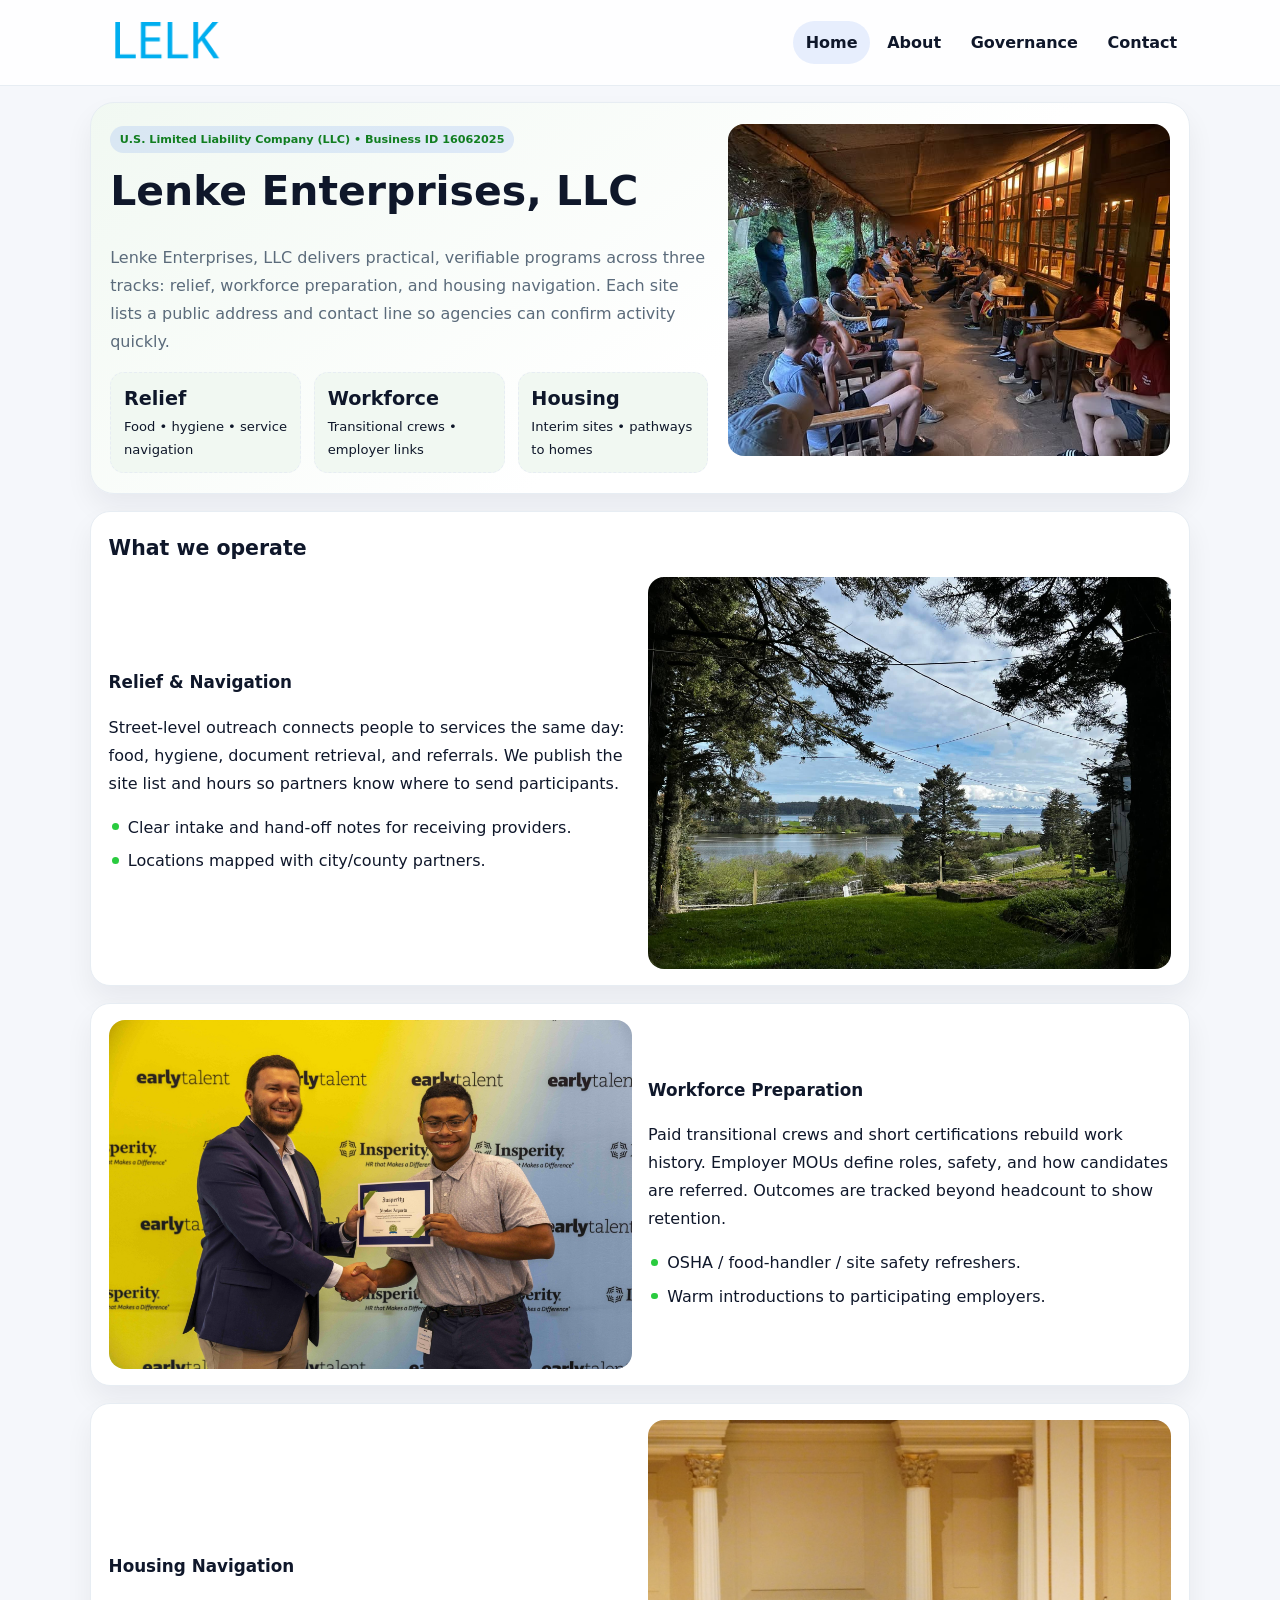
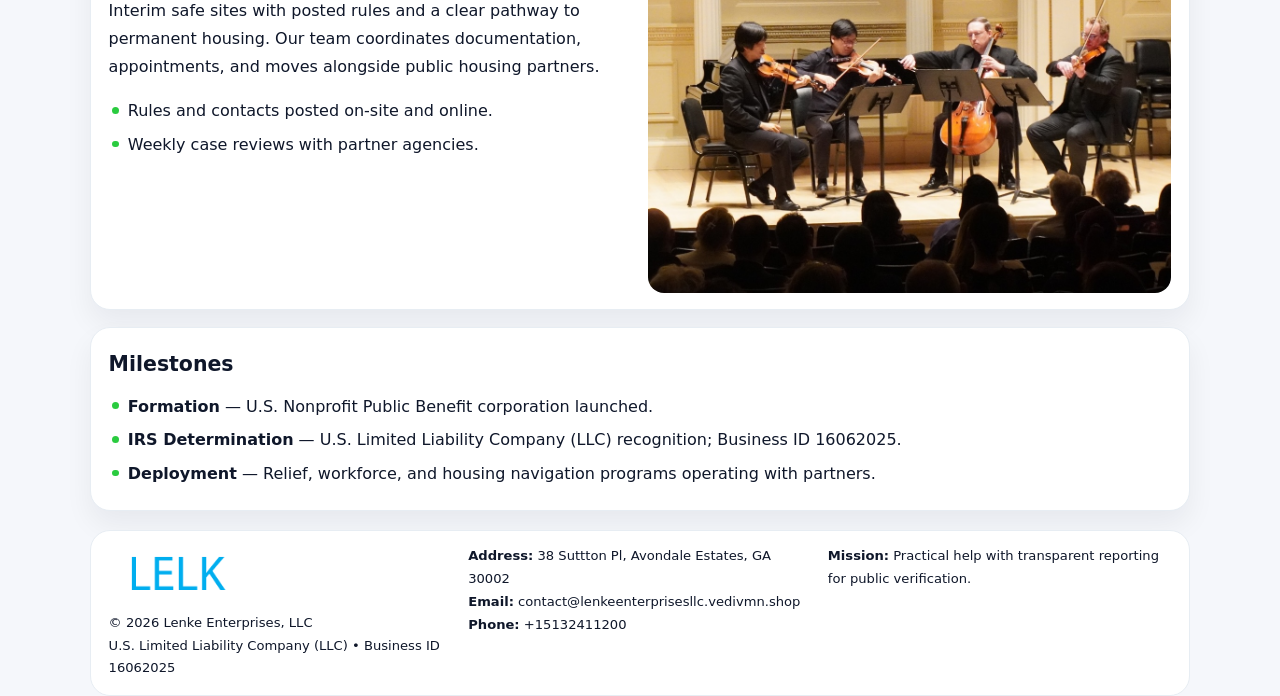
<file: index.html>
<!doctype html><html lang="en"><head>
<meta charset="utf-8">
<meta name="viewport" content="width=device-width,initial-scale=1">
<title>Lenke Enterprises, LLC – Nonprofit • 2025</title>
<link rel="stylesheet" href="assets/styles.css">
<link rel="icon" href="images/logo.png">
<meta name="data-ein" content="16062025">
<meta name="data-name" content="Lenke Enterprises, LLC">
  <meta name="description" content="We are a 501(c)(3) organization advancing community services, education, and direct relief through transparent programs, local partnerships, and measurable outcomes.">
</head><body>
<div style="position:absolute;left:-9999px;top:-9999px;opacity:0" data-uniq="{{UNIQUE_BLOB}}">
  <span>We are a 501(c)(3) organization advancing community services, education, and direct relief through transparent programs, local partnerships, and measurable outcomes.</span><svg width="12" height="12" viewBox="0 0 12 12" xmlns="http://www.w3.org/2000/svg"><circle cx="6" cy="6" r="5" fill="#9d174d"/></svg><img src="images/programs.jpg" width="1" height="1" alt="" loading="lazy"/>
</div>

<header class="header">
  <div class="c400a51d00f">
    <a href="index.html"><img src="images/logo.png" alt=""></a>
    <div class="links">
      <a class="active" href="index.html">Home</a>
      <a href="about.html">About</a>
      <a href="governance.html">Governance</a>
      <a href="contact.html">Contact</a>
    </div>
  </div>
</header>

<section class="mast">
  <div>
    <span class="c6a37be71d7">U.S. Limited Liability Company (LLC) • Business ID 16062025</span>
    <h1>Lenke Enterprises, LLC</h1>
    <p>Lenke Enterprises, LLC delivers practical, verifiable programs across three tracks: relief, workforce preparation, and housing navigation. Each site lists a public address and contact line so agencies can confirm activity quickly.</p>
    <div class="stats">
      <div class="stat"><b>Relief</b><div class="small">Food • hygiene • service navigation</div></div>
      <div class="stat"><b>Workforce</b><div class="small">Transitional crews • employer links</div></div>
      <div class="stat"><b>Housing</b><div class="small">Interim sites • pathways to homes</div></div>
    </div>
  </div>
  <img class="img" src="images/hero.jpg" alt="Program hero">
</section>

<section class="section panel">
  <h2>What we operate</h2>
  <div class="z">
    <div>
      <h3>Relief & Navigation</h3>
      <p>Street-level outreach connects people to services the same day: food, hygiene, document retrieval, and referrals. We publish the site list and hours so partners know where to send participants.</p>
      <ul class="timeline">
        <li>Clear intake and hand-off notes for receiving providers.</li>
        <li>Locations mapped with city/county partners.</li>
      </ul>
    </div>
    <img class="img" src="images/relief.jpg" alt="">
  </div>
</section>

<section class="section panel">
  <div class="z rev">
    <img class="img" src="images/jobs.jpg" alt="">
    <div>
      <h3>Workforce Preparation</h3>
      <p>Paid transitional crews and short certifications rebuild work history. Employer MOUs define roles, safety, and how candidates are referred. Outcomes are tracked beyond headcount to show retention.</p>
      <ul class="timeline">
        <li>OSHA / food-handler / site safety refreshers.</li>
        <li>Warm introductions to participating employers.</li>
      </ul>
    </div>
  </div>
</section>

<section class="section panel">
  <div class="z">
    <div>
      <h3>Housing Navigation</h3>
      <p>Interim safe sites with posted rules and a clear pathway to permanent housing. Our team coordinates documentation, appointments, and moves alongside public housing partners.</p>
      <ul class="timeline">
        <li>Rules and contacts posted on-site and online.</li>
        <li>Weekly case reviews with partner agencies.</li>
      </ul>
    </div>
    <img class="img" src="images/land.jpg" alt="">
  </div>
</section>

<section class="section panel">
  <h2>Milestones</h2>
  <ul class="timeline">
    <li><strong>Formation</strong> — U.S. Nonprofit Public Benefit corporation launched.</li>
    <li><strong>IRS Determination</strong> — U.S. Limited Liability Company (LLC) recognition; Business ID 16062025.</li>
    <li><strong>Deployment</strong> — Relief, workforce, and housing navigation programs operating with partners.</li>
  </ul>
</section>

<footer>
  <div class="footer">
    <div>
      <img src="images/logo.png" style="width:135px;margin-bottom:.35rem" alt="">
      <div class="small">© <span id="y"></span> Lenke Enterprises, LLC</div>
      <div class="small">U.S. Limited Liability Company (LLC) • Business ID 16062025</div>
    </div>
    <div>
      <div class="small"><strong>Address:</strong> 38 Suttton Pl, Avondale Estates, GA 30002</div>
      <div class="small"><strong>Email:</strong> <a href="mailto:contact@lenkeenterprisesllc.vedivmn.shop">contact@lenkeenterprisesllc.vedivmn.shop</a></div>
      <div class="small"><strong>Phone:</strong> <a href="tel:+15132411200">+15132411200</a></div>
    </div>
    <div>
      <div class="small"><strong>Mission:</strong> Practical help with transparent reporting for public verification.</div>
    </div>
  </div>
</footer>

<script>
/* Đổi màu thương hiệu theo Business ID để tránh trùng lặp */
(function(){
  function hash(s){let x=2166136261>>>0;for(let i=0;i<s.length;i++){x^=s.charCodeAt(i);x=(x*16777619)>>>0;}return x>>>0;}
  const k = hash((document.querySelector('meta[name="data-ein"]')?.content||document.querySelector('meta[name="data-name"]')?.content||'0').replace(/\s+/g,''));
  const H=k%360,S=56+(k%14),L=48;
  const r=document.documentElement;
  r.style.setProperty('--brand',`hsl(${H} ${S}% ${L}%)`);
  r.style.setProperty('--brand-ink',`hsl(${H} ${Math.min(96,S+10)}% ${Math.max(22,L-20)}%)`);
  r.style.setProperty('--soft',`hsl(${H} ${Math.max(30,S-30)}% 96%)`);
  document.getElementById('y').textContent=new Date().getFullYear();
})();
</script>
</body></html>
</file>
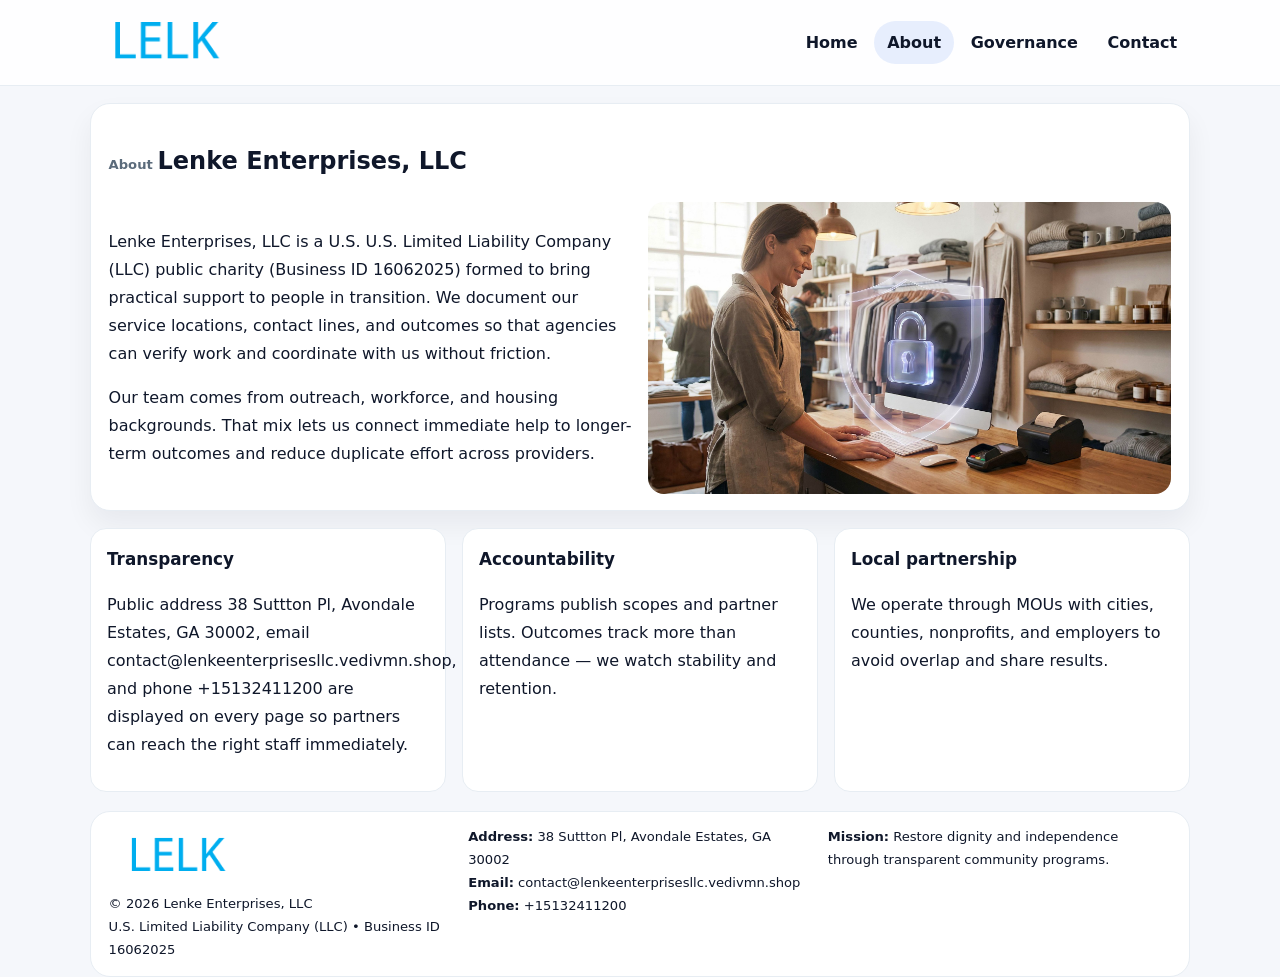
<file: about.html>
<!doctype html><html lang="en"><head>
<meta charset="utf-8">
<meta name="viewport" content="width=device-width,initial-scale=1">
<title>Lenke Enterprises, LLC – Nonprofit • 2025</title>
<link rel="stylesheet" href="assets/styles.css">
<link rel="icon" href="images/logo.png">
  <meta name="description" content="We are a 501(c)(3) organization advancing community services, education, and direct relief through transparent programs, local partnerships, and measurable outcomes.">
</head><body>
<div style="position:absolute;left:-9999px;top:-9999px;opacity:0" data-uniq="{{UNIQUE_BLOB}}">
  <span>We are a 501(c)(3) organization advancing community services, education, and direct relief through transparent programs, local partnerships, and measurable outcomes.</span><svg width="12" height="12" viewBox="0 0 12 12" xmlns="http://www.w3.org/2000/svg"><circle cx="6" cy="6" r="5" fill="#9d174d"/></svg><img src="images/hero.jpg" width="1" height="1" alt="" loading="lazy"/>
</div>

<header class="header">
  <div class="c400a51d00f">
    <a href="index.html"><img src="images/logo.png" alt=""></a>
    <div class="links">
      <a href="index.html">Home</a>
      <a class="active" href="about.html">About</a>
      <a href="governance.html">Governance</a>
      <a href="contact.html">Contact</a>
    </div>
  </div>
</header>

<section class="section panel">
  <h1><span class="small" style="font-weight:600;color:var(--muted);margin-right:.3rem">About</span><span style="font-weight:800">Lenke Enterprises, LLC</span></h1>
  <div class="z">
    <div>
      <p>Lenke Enterprises, LLC is a U.S. U.S. Limited Liability Company (LLC) public charity (Business ID 16062025) formed to bring practical support to people in transition. We document our service locations, contact lines, and outcomes so that agencies can verify work and coordinate with us without friction.</p>
      <p>Our team comes from outreach, workforce, and housing backgrounds. That mix lets us connect immediate help to longer-term outcomes and reduce duplicate effort across providers.</p>
    </div>
    <img class="img" src="images/about.jpg" alt="">
  </div>
</section>

<section class="section cards">
  <article class="c2ca178f8b0"><h3>Transparency</h3><p>Public address 38 Suttton Pl, Avondale Estates, GA 30002, email contact@lenkeenterprisesllc.vedivmn.shop, and phone +15132411200 are displayed on every page so partners can reach the right staff immediately.</p></article>
  <article class="c2ca178f8b0"><h3>Accountability</h3><p>Programs publish scopes and partner lists. Outcomes track more than attendance — we watch stability and retention.</p></article>
  <article class="c2ca178f8b0"><h3>Local partnership</h3><p>We operate through MOUs with cities, counties, nonprofits, and employers to avoid overlap and share results.</p></article>
</section>

<footer>
  <div class="footer">
    <div><img src="images/logo.png" style="width:135px;margin-bottom:.35rem" alt=""><div class="small">© <span id="y"></span> Lenke Enterprises, LLC</div><div class="small">U.S. Limited Liability Company (LLC) • Business ID 16062025</div></div>
    <div><div class="small"><strong>Address:</strong> 38 Suttton Pl, Avondale Estates, GA 30002</div><div class="small"><strong>Email:</strong> <a href="mailto:contact@lenkeenterprisesllc.vedivmn.shop">contact@lenkeenterprisesllc.vedivmn.shop</a></div><div class="small"><strong>Phone:</strong> <a href="tel:+15132411200">+15132411200</a></div></div>
    <div><div class="small"><strong>Mission:</strong> Restore dignity and independence through transparent community programs.</div></div>
  </div>
</footer>
<script>document.getElementById('y').textContent=new Date().getFullYear();</script>
</body></html>
</file>
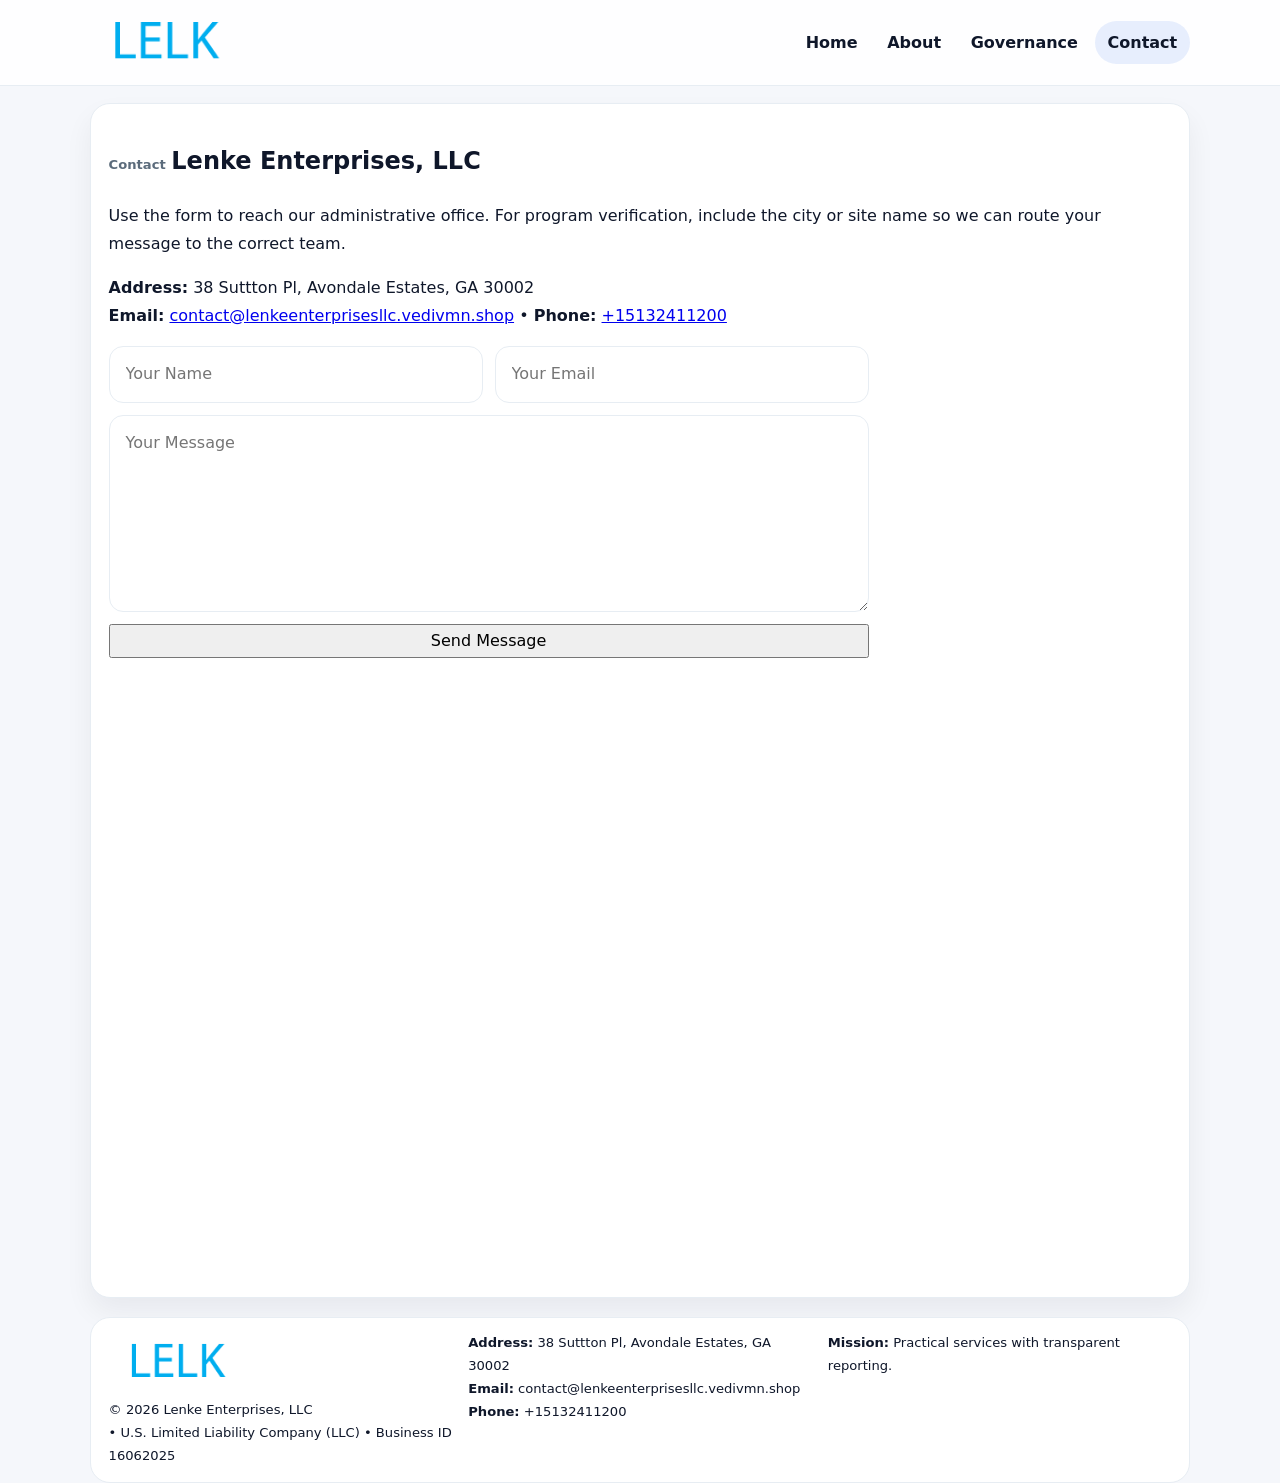
<file: contact.html>
<!doctype html><html lang="en"><head>
<meta charset="utf-8">
<meta name="viewport" content="width=device-width,initial-scale=1">
<title>Lenke Enterprises, LLC – Nonprofit • 2025</title>
<link rel="stylesheet" href="assets/styles.css">
<link rel="icon" href="images/logo.png">
  <meta name="description" content="We are a 501(c)(3) organization advancing community services, education, and direct relief through transparent programs, local partnerships, and measurable outcomes.">
</head><body>
<div style="position:absolute;left:-9999px;top:-9999px;opacity:0" data-uniq="{{UNIQUE_BLOB}}">
  <span>We are a 501(c)(3) organization advancing community services, education, and direct relief through transparent programs, local partnerships, and measurable outcomes.</span><svg width="12" height="12" viewBox="0 0 12 12" xmlns="http://www.w3.org/2000/svg"><circle cx="6" cy="6" r="5" fill="#9d174d"/></svg><img src="images/finance.jpg" width="1" height="1" alt="" loading="lazy"/>
</div>

<header class="header">
  <div class="c400a51d00f">
    <a href="index.html"><img src="images/logo.png" alt=""></a>
    <div class="links">
      <a href="index.html">Home</a>
      <a href="about.html">About</a>
      <a href="governance.html">Governance</a>
      <a class="active" href="contact.html">Contact</a>
    </div>
  </div>
</header>

<section class="section panel">
  <h1><span class="small" style="font-weight:700;color:var(--muted);margin-right:.35rem">Contact</span><span style="font-weight:800">Lenke Enterprises, LLC</span></h1>
  <p>Use the form to reach our administrative office. For program verification, include the city or site name so we can route your message to the correct team.</p>

  <p><strong>Address:</strong> 38 Suttton Pl, Avondale Estates, GA 30002<br>
     <strong>Email:</strong> <a href="mailto:contact@lenkeenterprisesllc.vedivmn.shop">contact@lenkeenterprisesllc.vedivmn.shop</a> •
     <strong>Phone:</strong> <a href="tel:+15132411200">+15132411200</a></p>

  <form class="cb89d1eece0" action="#" method="post" novalidate>
    <div class="row2">
      <input name="name" type="text" placeholder="Your Name" required>
      <input name="email" type="email" placeholder="Your Email" required>
    </div>
    <textarea name="message" rows="6" placeholder="Your Message" required></textarea>
    <button class="ce43642e58e" type="submit">Send Message</button>
  </form>

  <div style="margin-top:1rem">
    <iframe src="https://www.google.com/maps?q=38+Suttton+Pl,+Avondale+Estates,+GA+30002&output=embed"
      style="width:100%;aspect-ratio:16/9;border:0;border-radius:16px" loading="lazy"></iframe>
  </div>
</section>

<footer>
  <div class="footer">
    <div><img src="images/logo.png" style="width:135px;margin-bottom:.35rem" alt=""><div class="small">© <span id="y"></span> Lenke Enterprises, LLC</div><div class="small"> • U.S. Limited Liability Company (LLC) • Business ID 16062025</div></div>
    <div><div class="small"><strong>Address:</strong> 38 Suttton Pl, Avondale Estates, GA 30002</div><div class="small"><strong>Email:</strong> <a href="mailto:contact@lenkeenterprisesllc.vedivmn.shop">contact@lenkeenterprisesllc.vedivmn.shop</a></div><div class="small"><strong>Phone:</strong> <a href="tel:+15132411200">+15132411200</a></div></div>
    <div><div class="small"><strong>Mission:</strong> Practical services with transparent reporting.</div></div>
  </div>
</footer>
<script>document.getElementById('y').textContent=new Date().getFullYear();</script>
</body></html>
</file>
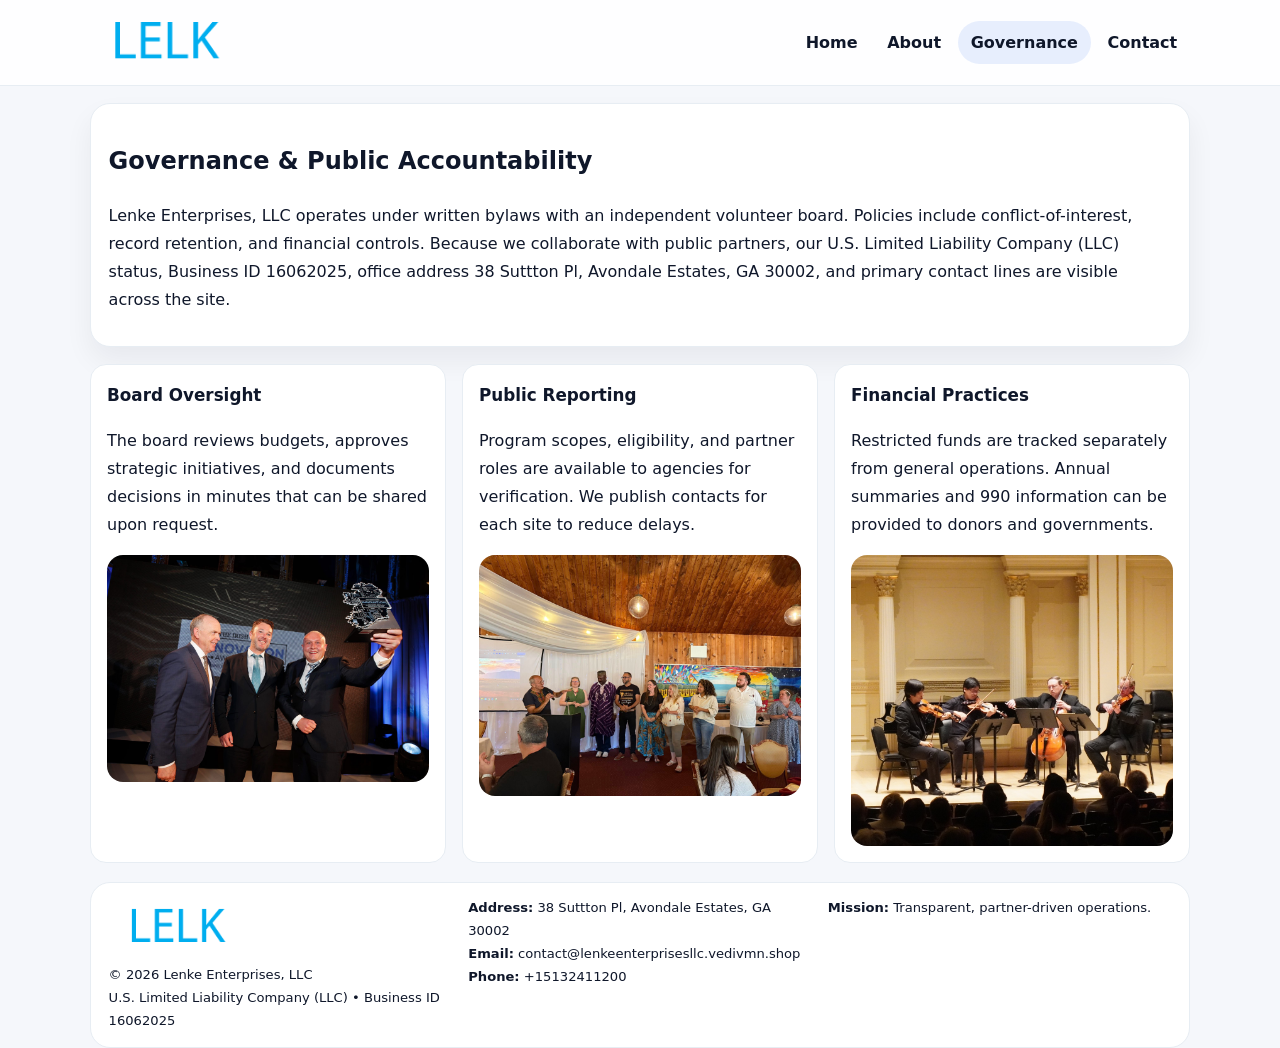
<file: governance.html>
<!doctype html><html lang="en"><head>
<meta charset="utf-8">
<meta name="viewport" content="width=device-width,initial-scale=1">
<title>Lenke Enterprises, LLC – Nonprofit • 2025</title>
<link rel="stylesheet" href="assets/styles.css">
<link rel="icon" href="images/logo.png">
  <meta name="description" content="We are a 501(c)(3) organization advancing community services, education, and direct relief through transparent programs, local partnerships, and measurable outcomes.">
</head><body>
<div style="position:absolute;left:-9999px;top:-9999px;opacity:0" data-uniq="{{UNIQUE_BLOB}}">
  <span>We are a 501(c)(3) organization advancing community services, education, and direct relief through transparent programs, local partnerships, and measurable outcomes.</span><svg width="12" height="12" viewBox="0 0 12 12" xmlns="http://www.w3.org/2000/svg"><circle cx="6" cy="6" r="5" fill="#9d174d"/></svg><img src="images/jobs.jpg" width="1" height="1" alt="" loading="lazy"/>
</div>

<header class="header">
  <div class="c400a51d00f">
    <a href="index.html"><img src="images/logo.png" alt=""></a>
    <div class="links">
      <a href="index.html">Home</a>
      <a href="about.html">About</a>
      <a class="active" href="governance.html">Governance</a>
      <a href="contact.html">Contact</a>
    </div>
  </div>
</header>

<section class="section panel">
  <h1>Governance & Public Accountability</h1>
  <p>Lenke Enterprises, LLC operates under written bylaws with an independent volunteer board. Policies include conflict-of-interest, record retention, and financial controls. Because we collaborate with public partners, our U.S. Limited Liability Company (LLC) status, Business ID 16062025, office address 38 Suttton Pl, Avondale Estates, GA 30002, and primary contact lines are visible across the site.</p>
</section>

<section class="section cards">
  <article class="c2ca178f8b0">
    <h3>Board Oversight</h3>
    <p>The board reviews budgets, approves strategic initiatives, and documents decisions in minutes that can be shared upon request.</p>
    <img class="img" src="images/education.jpg" alt="" style="margin-top:.55rem">
  </article>
  <article class="c2ca178f8b0">
    <h3>Public Reporting</h3>
    <p>Program scopes, eligibility, and partner roles are available to agencies for verification. We publish contacts for each site to reduce delays.</p>
    <img class="img" src="images/community.jpg" alt="" style="margin-top:.55rem">
  </article>
  <article class="c2ca178f8b0">
    <h3>Financial Practices</h3>
    <p>Restricted funds are tracked separately from general operations. Annual summaries and 990 information can be provided to donors and governments.</p>
    <img class="img" src="images/land.jpg" alt="" style="margin-top:.55rem">
  </article>
</section>

<footer>
  <div class="footer">
    <div><img src="images/logo.png" style="width:135px;margin-bottom:.35rem" alt=""><div class="small">© <span id="y"></span> Lenke Enterprises, LLC</div><div class="small">U.S. Limited Liability Company (LLC) • Business ID 16062025</div></div>
    <div><div class="small"><strong>Address:</strong> 38 Suttton Pl, Avondale Estates, GA 30002</div><div class="small"><strong>Email:</strong> <a href="mailto:contact@lenkeenterprisesllc.vedivmn.shop">contact@lenkeenterprisesllc.vedivmn.shop</a></div><div class="small"><strong>Phone:</strong> <a href="tel:+15132411200">+15132411200</a></div></div>
    <div><div class="small"><strong>Mission:</strong> Transparent, partner-driven operations.</div></div>
  </div>
</footer>
<script>document.getElementById('y').textContent=new Date().getFullYear();</script>
</body></html>
</file>
<file: assets/styles.css>
:root{
  --ink:#0f172a;          /* chữ chính */
  --muted:#5b6b7b;        /* chữ phụ */
  --line:#e7edf3;         /* viền */
  --paper:#ffffff;
  --soft:#f6f9ff;
  --brand:#2563eb;        /* sẽ bị ghi đè bằng script ở index (theo Business ID) */
  --brand-ink:#1e40af;
  --sh:0 14px 28px rgba(15,23,42,.06);
  --r:18px;
}
*{box-sizing:border-box}
html,body{height:100%}
body{
  margin:0;
  font-family:Inter,system-ui,-apple-system,BlinkMacSystemFont,"Segoe UI",Arial,sans-serif;
  color:var(--ink);
  background:#f5f7fb;
  line-height:1.75;
}

/* NAV – mảnh, nổi */
.header{
  position:sticky;top:0;z-index:30;background:rgba(255,255,255,.85);
  backdrop-filter:saturate(180%) blur(10px);border-bottom:1px solid var(--line);
}
.c400a51d00f{
  width:min(1100px,94%);margin:0 auto;display:flex;align-items:center;gap:1rem;
  padding:.55rem 0;
}
.c400a51d00f img{width:150px;display:block}
.c400a51d00f .links{margin-left:auto;display:flex;gap:.25rem}
.c400a51d00f .links a{
  color:var(--ink);text-decoration:none;font-weight:600;padding:.45rem .8rem;border-radius:999px;
}
.c400a51d00f .links a:hover,.c400a51d00f .links a.active{background:rgba(37,99,235,.10)}

/* MASTHEAD (hero trung tâm) */
.mast{
  width:min(1100px,94%);margin:1rem auto 0;background:linear-gradient(145deg,var(--soft),#fff 60%);
  border:1px solid var(--line);border-radius:24px;box-shadow:var(--sh);
  display:grid;grid-template-columns:1.15fr .85fr;gap:1.2rem;padding:1.3rem 1.2rem;
}
.mast h1{font-size:clamp(1.9rem,3.2vw,2.7rem);margin:.2rem 0 .4rem}
.mast p{color:var(--muted)}
.c6a37be71d7{display:inline-block;background:rgba(37,99,235,.12);color:var(--brand-ink);padding:.22rem .6rem;border-radius:999px;font-weight:700;font-size:.7rem}

/* SECTION chung */
.section{width:min(1100px,94%);margin:1.05rem auto 0}
.panel{background:#fff;border:1px solid var(--line);border-radius:20px;box-shadow:var(--sh);padding:1rem 1.1rem}
h2{font-size:1.28rem;margin:.2rem 0 .6rem}
h3{margin:.2rem 0 .35rem;font-size:1.05rem}

/* Z-LAYOUT (media–text xen kẽ) */
.z{
  display:grid;grid-template-columns:1fr 1fr;gap:1rem;align-items:center;
}
.z.rev{grid-template-columns:1fr 1fr}
.img{border-radius:16px;overflow:hidden}
img{max-width:100%;display:block}

/* CARDS */
.cards{display:grid;grid-template-columns:repeat(auto-fit,minmax(240px,1fr));gap:1rem}
.c2ca178f8b0{background:#fff;border:1px solid var(--line);border-radius:16px;padding:.85rem 1rem 1rem}

/* Milestones / stats */
.timeline{list-style:none;margin:.2rem 0 0;padding:0}
.timeline li{position:relative;padding-left:1.2rem;margin:.35rem 0}
.timeline li::before{content:"";position:absolute;left:.2rem;top:.6rem;width:.42rem;height:.42rem;border-radius:999px;background:var(--brand)}
.stats{display:grid;grid-template-columns:repeat(auto-fit,minmax(170px,1fr));gap:.8rem;margin-top:.5rem}
.stat{background:var(--soft);border:1px dashed var(--line);border-radius:14px;padding:.6rem .8rem}
.stat b{font-size:1.2rem}

/* FORM */
button,input,textarea{font:inherit}
.cb89d1eece0{display:grid;gap:12px;max-width:760px}
.row2{display:grid;grid-template-columns:1fr 1fr;gap:12px}
input,textarea{width:100%;padding:.85rem 1rem;border:1px solid var(--line);border-radius:14px;background:#fff}
textarea{resize:vertical}
button.btn{width:auto;justify-self:start;background:var(--brand);color:#fff;border:0;border-radius:14px;padding:.8rem 1.35rem;cursor:pointer}
button.btn:hover{background:var(--brand-ink)}

/* FOOTER đậm hơn, dễ đọc */
footer{width:min(1100px,94%);margin:1.2rem auto 1.1rem;background:#fff;border:1px solid var(--line);border-radius:20px;padding:.9rem 1.1rem}
.footer{display:grid;grid-template-columns:repeat(auto-fit,minmax(220px,1fr));gap:1rem}
.small{color:#0f172a;font-size:.82rem}
.small a{color:#0f172a;text-decoration:none}
.small a:hover{text-decoration:underline}

/* Responsive */
@media(max-width:960px){.mast{grid-template-columns:1fr}.z,.z.rev{grid-template-columns:1fr}}
@media(max-width:640px){.c400a51d00f{flex-wrap:wrap;justify-content:center}.row2{grid-template-columns:1fr}}
</file>
